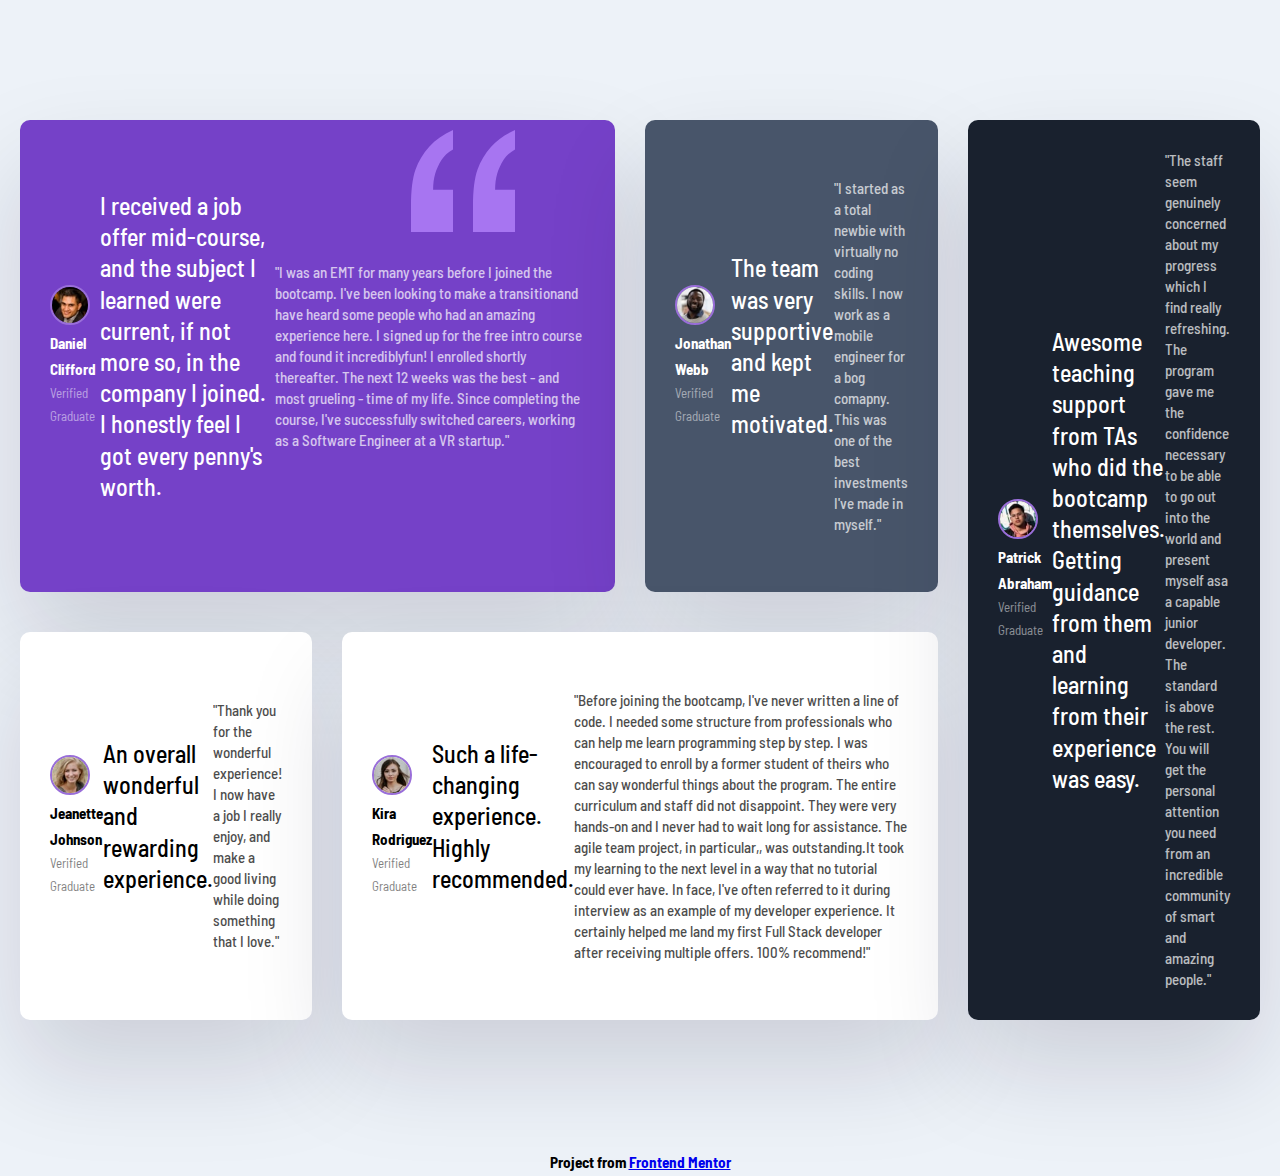
<file: index.html>
<!DOCTYPE html>
<html lang="en">
  <head>
    <meta charset="UTF-8" />
    <meta http-equiv="X-UA-Compatible" content="IE=edge" />
    <link rel="stylesheet" href="style.css" />
    <title>Testimonials</title>
  </head>
  <body>
    <div class="testimonials">
      <div class="card card--bg-purple">
        <header class="card__header">
          <img src="images/image-daniel.jpg" class="card__img" alt="" />
          <div>
            <h3>Daniel Clifford</h3>
            <p>Verified Graduate</p>
          </div>
        </header>
        <p class="card__lead">
          I received a job offer mid-course, and the subject I learned were
          current, if not more so, in the company I joined. I honestly feel I
          got every penny's worth.
        </p>
        <p class="card__quote">
          "I was an EMT for many years before I joined the bootcamp. I've been
          looking to make a transitionand have heard some people who had an
          amazing experience here. I signed up for the free intro course and
          found it incrediblyfun! I enrolled shortly thereafter. The next 12
          weeks was the best - and most grueling - time of my life. Since
          completing the course, I've successfully switched careers, working as
          a Software Engineer at a VR startup."
        </p>
      </div>
      <div class="card card--bg-gray-blue">
        <header class="card__header">
          <img src="images/image-jonathan.jpg" class="card__img" alt="" />
          <div>
            <h3>Jonathan Webb</h3>
            <p>Verified Graduate</p>
          </div>
        </header>
        <p class="card__lead">
          The team was very supportive and kept me motivated.
        </p>
        <p class="card__quote">
          "I started as a total newbie with virtually no coding skills. I now
          work as a mobile engineer for a bog comapny. This was one of the best
          investments I've made in myself."
        </p>
      </div>
      <div class="card">
        <header class="card__header">
          <img src="images/image-jeanette.jpg" class="card__img" alt="" />
          <div>
            <h3>Jeanette Johnson</h3>
            <p>Verified Graduate</p>
          </div>
        </header>
        <p class="card__lead">An overall wonderful and rewarding experience.</p>
        <p class="card__quote">
          "Thank you for the wonderful experience! I now have a job I really
          enjoy, and make a good living while doing something that I love."
        </p>
      </div>
      <div class="card">
        <header class="card__header">
          <img src="images/image-kira.jpg" class="card__img" alt="" />
          <div>
            <h3>Kira Rodriguez</h3>
            <p>Verified Graduate</p>
          </div>
        </header>
        <p class="card__lead">
          Such a life-changing experience. Highly recommended.
        </p>
        <p class="card__quote">
          "Before joining the bootcamp, I've never written a line of code. I
          needed some structure from professionals who can help me learn
          programming step by step. I was encouraged to enroll by a former
          student of theirs who can say wonderful things about the program. The
          entire curriculum and staff did not disappoint. They were very
          hands-on and I never had to wait long for assistance. The agile team
          project, in particular,, was outstanding.It took my learning to the
          next level in a way that no tutorial could ever have. In face, I've
          often referred to it during interview as an example of my developer
          experience. It certainly helped me land my first Full Stack developer
          after receiving multiple offers. 100% recommend!"
        </p>
      </div>
      <div class="card card--bg-black-blue">
        <header class="card__header">
          <img src="images/image-patrick.jpg" class="card__img" alt="" />
          <div>
            <h3>Patrick Abraham</h3>
            <p>Verified Graduate</p>
          </div>
        </header>
        <p class="card__lead">
          Awesome teaching support from TAs who did the bootcamp themselves.
          Getting guidance from them and learning from their experience was
          easy.
        </p>
        <pThe class="card__quote">"The staff seem genuinely concerned about my progress which I find really refreshing. The program gave me the confidence necessary to be able to go out into the world and present myself asa a capable junior developer. The standard is above the rest. You will get the personal attention you need from an incredible community of smart and amazing people."</p>
      </div>
    </div>
    <footer>
      <h3>
        Project from
        <a
          href="https://www.frontendmentor.io/challenges/testimonials-grid-section-Nnw6J7Un7"
          >Frontend Mentor</a
        >
      </h3>
    </footer>
  </body>
</html>
</file>
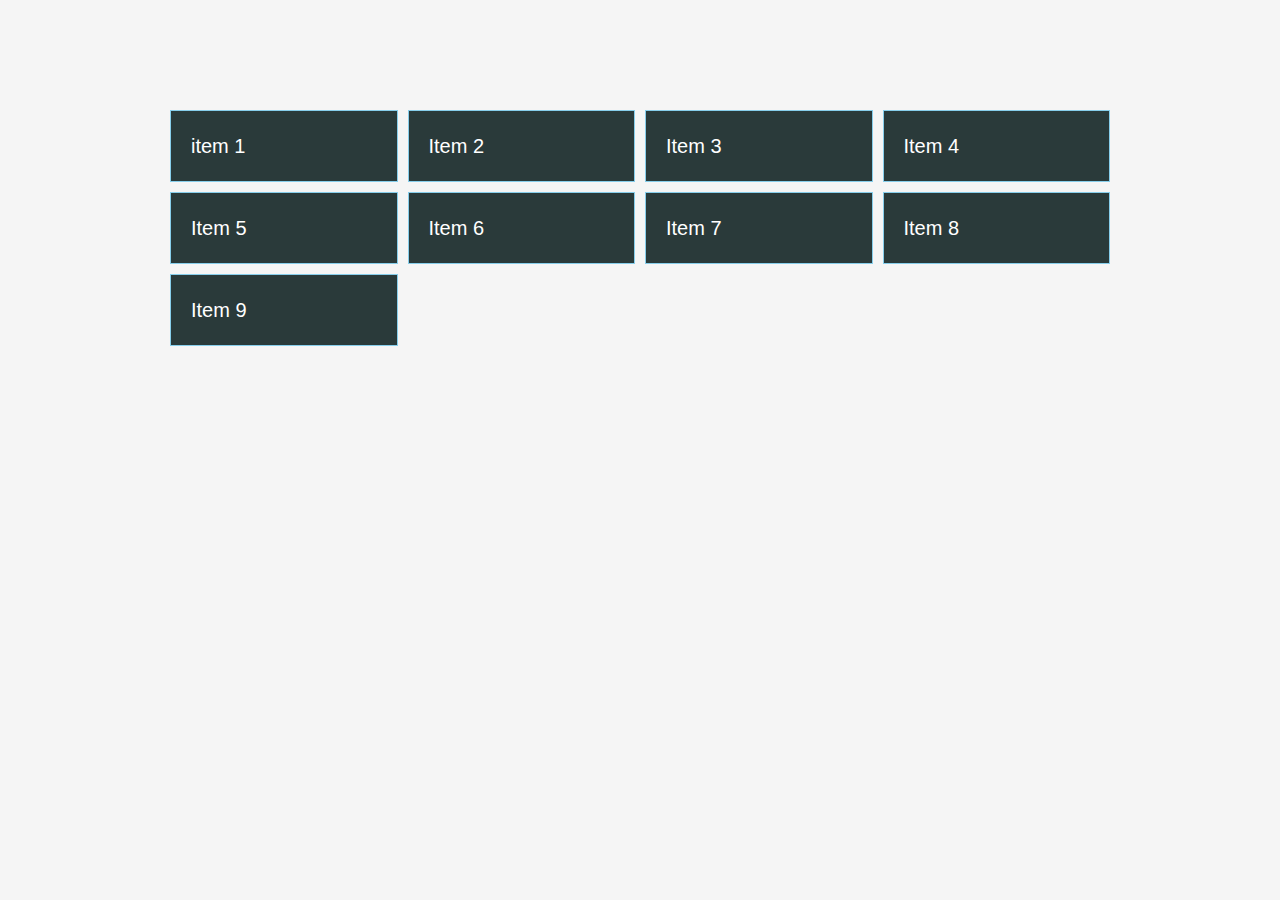
<file: grid.html>
<!DOCTYPE html>
<html lang="en">
    <meta charset="utf-8" />
    <meta http-equiv="X-UA-Compatible" content="ie=edge" />
    <meta name="viewport" content="width=device-width, initial-scale=1" />
    <link rel="stylesheet" href="grid.css">
    <title>CSS Grid Training</title>
  </head>

  <body>
    <div class="container">
      <div class="items">item 1</div>
      <div class="items">Item 2</div>
      <div class="items">Item 3</div>
      <div class="items">Item 4</div>
      <div class="items">Item 5</div>
      <div class="items">Item 6</div>
      <div class="items">Item 7</div>
      <div class="items">Item 8</div>
      <div class="items">Item 9</div>
    </div>
  </body>
</html>
</file>
<file: style.css>
@import url("https://fonts.googleapis.com/css2?family=Barlow+Semi+Condensed:wght@200;300;400;700&display=swap");

* {
  box-sizing: border-box;
  margin: 0;
  padding: 0;
}

body {
  background: #edf2f8;
  font-family: "Barlow Semi Condensed", sans-serif;
  line-height: 1.7;
  font-size: 13px;
}

.testimonials {
  max-width: 1440px;
  margin: 100px auto;
  padding: 20px;
  display: grid;
  grid-template-columns: repeat(4, 1fr);
  gap: 30px;
}

.card {
  background: #fff;
  border-radius: 10px;
  padding: 30px;
  box-shadow: rgba(17, 12, 46, 0.15) 0px 48px 100px 0px;
  margin-bottom: 10px;
}

.card {
  display: flex;
  align-items: center;
  margin-bottom: 10px;
}

.card__header h3 {
  font-size: 15px;
}

.card__header p {
  opacity: 50%;
}

.card__img {
  width: 40px;
  height: 40px;
  border-radius: 50%;
  border: 2px solid #996ed9;
  margin-right: 10px;
}

.card__lead {
  font-size: 1.5rem;
  font-weight: 500;
  line-height: 1.3;
  margin-bottom: 20px;
}

.card__quote {
  font-size: 15px;
  font-weight: 500;
  line-height: 1.4;
  opacity: 70%;
}

.card--bg-purple {
  background: hsl(263, 55%, 52%);
  color: #fff;
  background-image: url(images/bg-pattern-quotation.svg);
  background-repeat: no-repeat;
  background-position: top 10px right 100px;
}

.card--bg-gray-blue {
  background: hsl(217, 19%, 35%);
  color: #fff;
}

.card--bg-black-blue {
  background: hsl(219, 29%, 14%);
  color: #fff;
}

.card:nth-of-type(1) {
  grid-column: 1/ 3;
}

.card:nth-of-type(4) {
  grid-column: 2 / 4;
  grid-row: 2;
}

.card:nth-of-type(5) {
  grid-column: 4;
  grid-row: 1 / 3;
}

footer {
  text-align: center;
}

@media (max-width: 768px) {
  .testimonials {
    grid-template-columns: 1fr;
    width: 100%;
  }

  .card:nth-of-type(1) {
    grid-column: 1;
  }

  .card:nth-of-type(4) {
    grid-column: 1;
    grid-row: 4;
  }

  .card:nth-of-type(5) {
    grid-column: 1;
    grid-row: 5;
  }
} ;
</file>
<file: grid.css>
* {
  box-sizing: border-box;
  padding: 0;
  margin: 0;
}

body {
  font-family: "open sans", sans-serif;
  font-size: 15px;
  line-height: 1.5;
  color: #333;
  background: #f5f5f5f5;
}

.container {
  max-width: 960px;
  margin: 100px auto;
  padding: 10px;
  display: grid;
  /*grid-template-columns: repeat(3, 1fr);*/
  grid-template-columns: repeat(auto-fill, minmax(200px, 1fr));
  gap: 10px;

  /*
  column-gap: 10px;
  row-gap: 10px;
  grid-auto-rows: minmax(200px, auto);
  grid-template-rows: repeat(3, 1fr);
  */
}

.items {
  background-color: rgb(42, 58, 58);
  color: #fff;
  font-size: 20px;
  padding: 20px;
  border: skyblue 1px solid;
}

/*.items:nth-of-type(1) {
  background: #000;
  grid-column: 1 / 3;
}

.items:nth-of-type(3) {
  background: #333;
  grid-row: 2 / 4;
}

.items:nth-of-type(4) {
  background: #333;
  grid-row: 2 / 4;
}
*/

@media (max-width: 500px) {
  .container {
    grid-template-columns: 1fr;
  }
}
</file>
